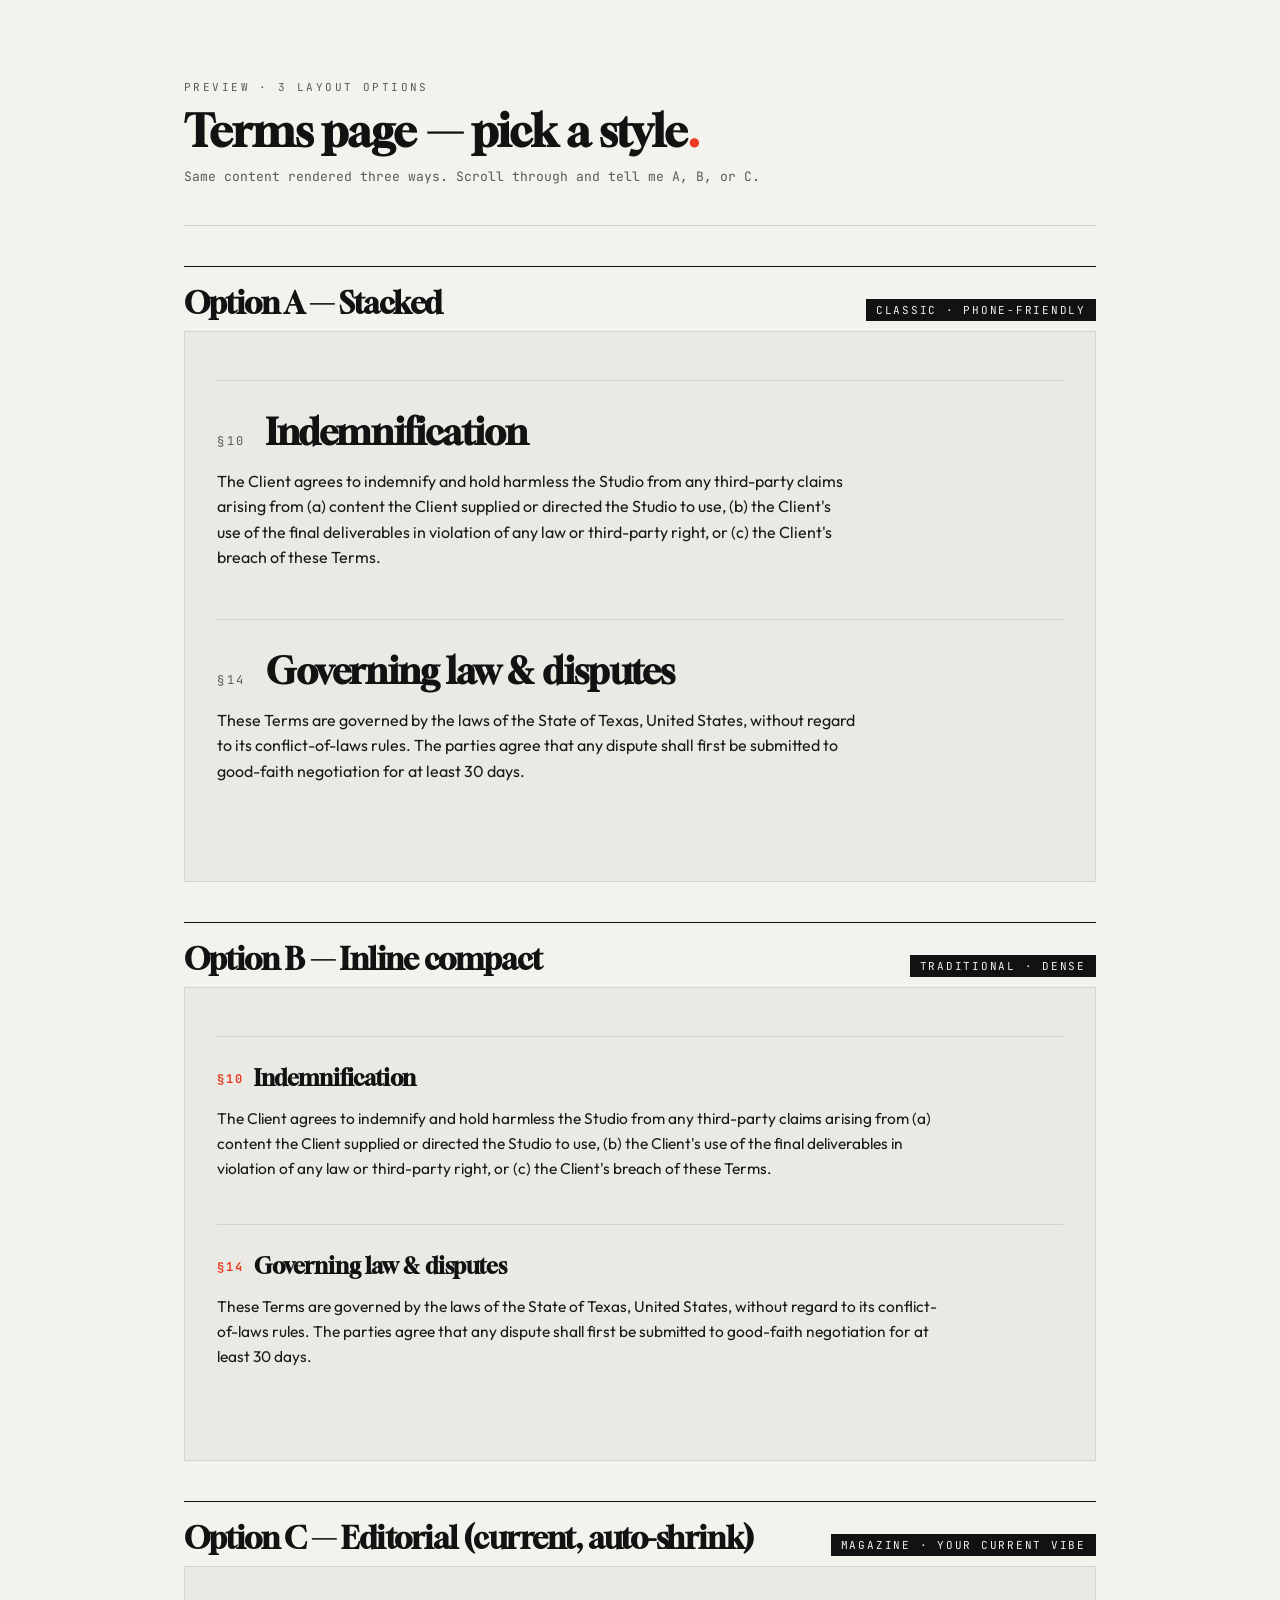
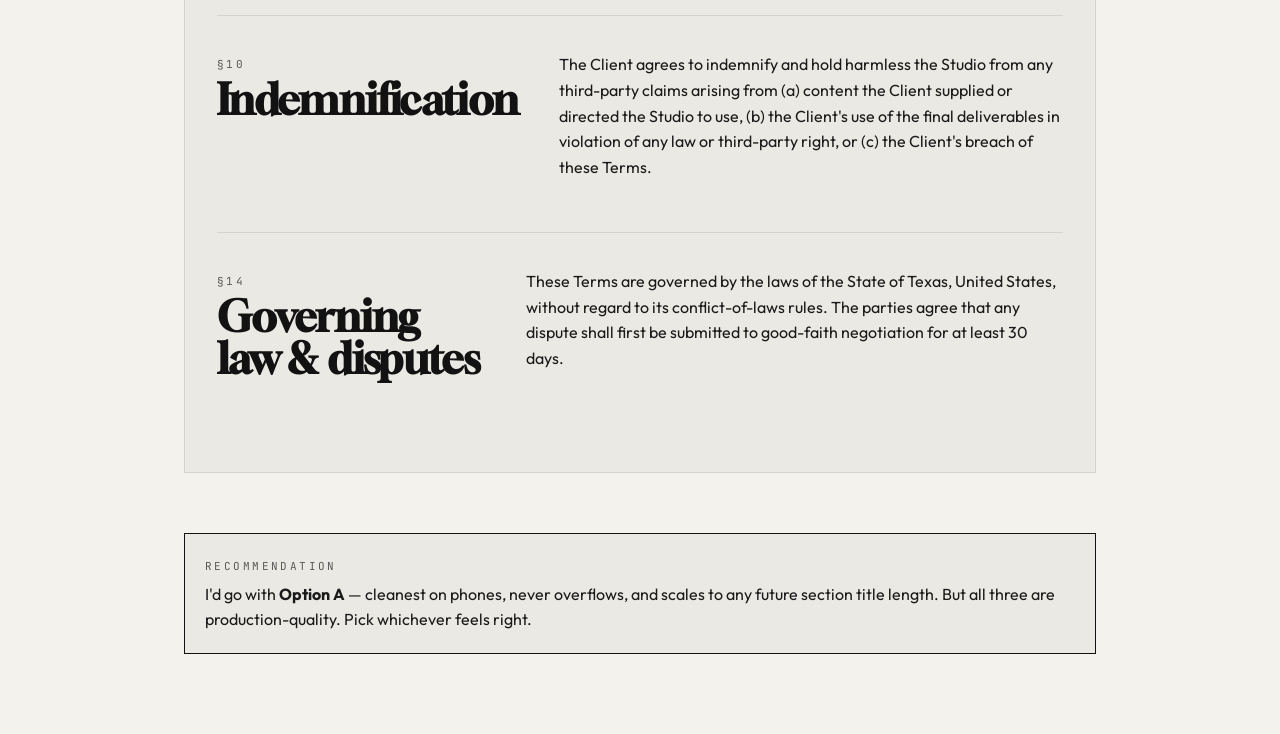
<file: frontend/public/previews/terms-layouts.html>
<!doctype html>
<html lang="en">
<head>
<meta charset="utf-8" />
<meta name="viewport" content="width=device-width,initial-scale=1" />
<title>Terms Layout Options · Mo Studio</title>
<link rel="preconnect" href="https://fonts.googleapis.com" />
<link rel="preconnect" href="https://fonts.gstatic.com" crossorigin />
<link href="https://fonts.googleapis.com/css2?family=Gloock&family=Outfit:wght@400;500&family=JetBrains+Mono:wght@400;500&display=swap" rel="stylesheet" />
<style>
  :root{
    --bg:#F3F2ED; --bg2:#EAE9E4; --ink:#121212; --muted:#595959;
    --line:#D5D3CB; --accent:#E83B22;
  }
  *{box-sizing:border-box}
  body{margin:0;background:var(--bg);color:var(--ink);font-family:"Outfit",system-ui,sans-serif;-webkit-font-smoothing:antialiased}
  .display{font-family:"Gloock",Georgia,serif;letter-spacing:-0.02em}
  .mono{font-family:"JetBrains Mono",monospace}
  .overline{font-family:"JetBrains Mono",monospace;font-size:11px;letter-spacing:0.22em;text-transform:uppercase;color:var(--muted)}
  .container{max-width:960px;margin:0 auto;padding:40px 24px}
  .hero{padding:40px 0 24px;border-bottom:1px solid var(--line)}
  .hero h1{font-family:"Gloock",Georgia,serif;font-size:44px;margin:10px 0 0}
  .swatch{display:flex;flex-direction:column;gap:0;margin-top:40px;border-top:1px solid var(--ink)}
  .swatch .label{padding:18px 0 10px;border-bottom:1px solid var(--line);display:flex;align-items:baseline;justify-content:space-between}
  .swatch .label h2{font-family:"Gloock",Georgia,serif;font-size:30px;margin:0;letter-spacing:-0.015em}
  .swatch .label .badge{background:var(--ink);color:var(--bg);padding:4px 10px;font-family:"JetBrains Mono",monospace;font-size:11px;letter-spacing:0.16em;text-transform:uppercase}
  .swatch .stage{background:var(--bg2);padding:48px 32px;border:1px solid var(--line);border-top:none}
  p{line-height:1.6;color:#1A1A1A}
  .note{color:var(--muted);font-size:13px;margin-top:10px}

  /* ===== Option A — Stacked ===== */
  .optA .sec{border-top:1px solid var(--line);padding:32px 0}
  .optA .sec-head{display:flex;gap:20px;align-items:baseline;margin-bottom:18px}
  .optA .sec-head .tag{color:var(--muted);font-family:"JetBrains Mono",monospace;font-size:12px;letter-spacing:0.22em;text-transform:uppercase}
  .optA .sec-head h3{font-family:"Gloock",Georgia,serif;font-size:36px;margin:0;letter-spacing:-0.01em;line-height:1.05}
  .optA .body{max-width:640px}

  /* ===== Option B — Numbered inline compact ===== */
  .optB .sec{border-top:1px solid var(--line);padding:28px 0}
  .optB h3{font-family:"Gloock",Georgia,serif;font-size:22px;margin:0 0 12px;letter-spacing:-0.005em}
  .optB h3 .tag{color:var(--accent);font-family:"JetBrains Mono",monospace;font-size:12px;letter-spacing:0.18em;text-transform:uppercase;margin-right:10px;vertical-align:0.25em}
  .optB .body{max-width:720px;font-size:15.5px}

  /* ===== Option C — Editorial side-by-side with clamp ===== */
  .optC .sec{border-top:1px solid var(--line);padding:36px 0}
  .optC .grid{display:grid;grid-template-columns:1fr 2fr;gap:40px}
  .optC .tag{color:var(--muted);font-family:"JetBrains Mono",monospace;font-size:11px;letter-spacing:0.22em;text-transform:uppercase}
  .optC h3{font-family:"Gloock",Georgia,serif;margin:6px 0 0;line-height:1;letter-spacing:-0.015em;
           font-size:clamp(26px,4.2vw,42px);overflow-wrap:break-word;hyphens:auto}
  .optC .body p{margin-top:0}
  @media (max-width:720px){
    .optC .grid{grid-template-columns:1fr}
    .optA .sec-head{flex-wrap:wrap}
  }
</style>
</head>
<body>
  <div class="container">
    <div class="hero">
      <div class="overline">Preview · 3 layout options</div>
      <h1>Terms page — pick a style<span style="color:var(--accent)">.</span></h1>
      <p class="note mono">Same content rendered three ways. Scroll through and tell me A, B, or C.</p>
    </div>

    <!-- A -->
    <div class="swatch">
      <div class="label">
        <h2>Option A — Stacked</h2>
        <span class="badge">classic · phone-friendly</span>
      </div>
      <div class="stage optA">
        <div class="sec">
          <div class="sec-head">
            <span class="tag">§10</span>
            <h3>Indemnification</h3>
          </div>
          <div class="body">
            <p>The Client agrees to indemnify and hold harmless the Studio from any third-party claims arising from (a) content the Client supplied or directed the Studio to use, (b) the Client's use of the final deliverables in violation of any law or third-party right, or (c) the Client's breach of these Terms.</p>
          </div>
        </div>
        <div class="sec">
          <div class="sec-head">
            <span class="tag">§14</span>
            <h3>Governing law &amp; disputes</h3>
          </div>
          <div class="body">
            <p>These Terms are governed by the laws of the State of Texas, United States, without regard to its conflict-of-laws rules. The parties agree that any dispute shall first be submitted to good-faith negotiation for at least 30 days.</p>
          </div>
        </div>
      </div>
    </div>

    <!-- B -->
    <div class="swatch">
      <div class="label">
        <h2>Option B — Inline compact</h2>
        <span class="badge">traditional · dense</span>
      </div>
      <div class="stage optB">
        <div class="sec">
          <h3><span class="tag">§10</span>Indemnification</h3>
          <div class="body">
            <p>The Client agrees to indemnify and hold harmless the Studio from any third-party claims arising from (a) content the Client supplied or directed the Studio to use, (b) the Client's use of the final deliverables in violation of any law or third-party right, or (c) the Client's breach of these Terms.</p>
          </div>
        </div>
        <div class="sec">
          <h3><span class="tag">§14</span>Governing law &amp; disputes</h3>
          <div class="body">
            <p>These Terms are governed by the laws of the State of Texas, United States, without regard to its conflict-of-laws rules. The parties agree that any dispute shall first be submitted to good-faith negotiation for at least 30 days.</p>
          </div>
        </div>
      </div>
    </div>

    <!-- C -->
    <div class="swatch">
      <div class="label">
        <h2>Option C — Editorial (current, auto-shrink)</h2>
        <span class="badge">magazine · your current vibe</span>
      </div>
      <div class="stage optC">
        <div class="sec">
          <div class="grid">
            <div>
              <span class="tag">§10</span>
              <h3>Indemnification</h3>
            </div>
            <div class="body">
              <p>The Client agrees to indemnify and hold harmless the Studio from any third-party claims arising from (a) content the Client supplied or directed the Studio to use, (b) the Client's use of the final deliverables in violation of any law or third-party right, or (c) the Client's breach of these Terms.</p>
            </div>
          </div>
        </div>
        <div class="sec">
          <div class="grid">
            <div>
              <span class="tag">§14</span>
              <h3>Governing law &amp; disputes</h3>
            </div>
            <div class="body">
              <p>These Terms are governed by the laws of the State of Texas, United States, without regard to its conflict-of-laws rules. The parties agree that any dispute shall first be submitted to good-faith negotiation for at least 30 days.</p>
            </div>
          </div>
        </div>
      </div>
    </div>

    <div style="margin:60px 0 40px;padding:20px;border:1px solid var(--ink);background:var(--bg2)">
      <span class="overline">Recommendation</span>
      <p style="margin:8px 0 0">I'd go with <strong>Option A</strong> — cleanest on phones, never overflows, and scales to any future section title length. But all three are production-quality. Pick whichever feels right.</p>
    </div>
  </div>
</body>
</html>
</file>
